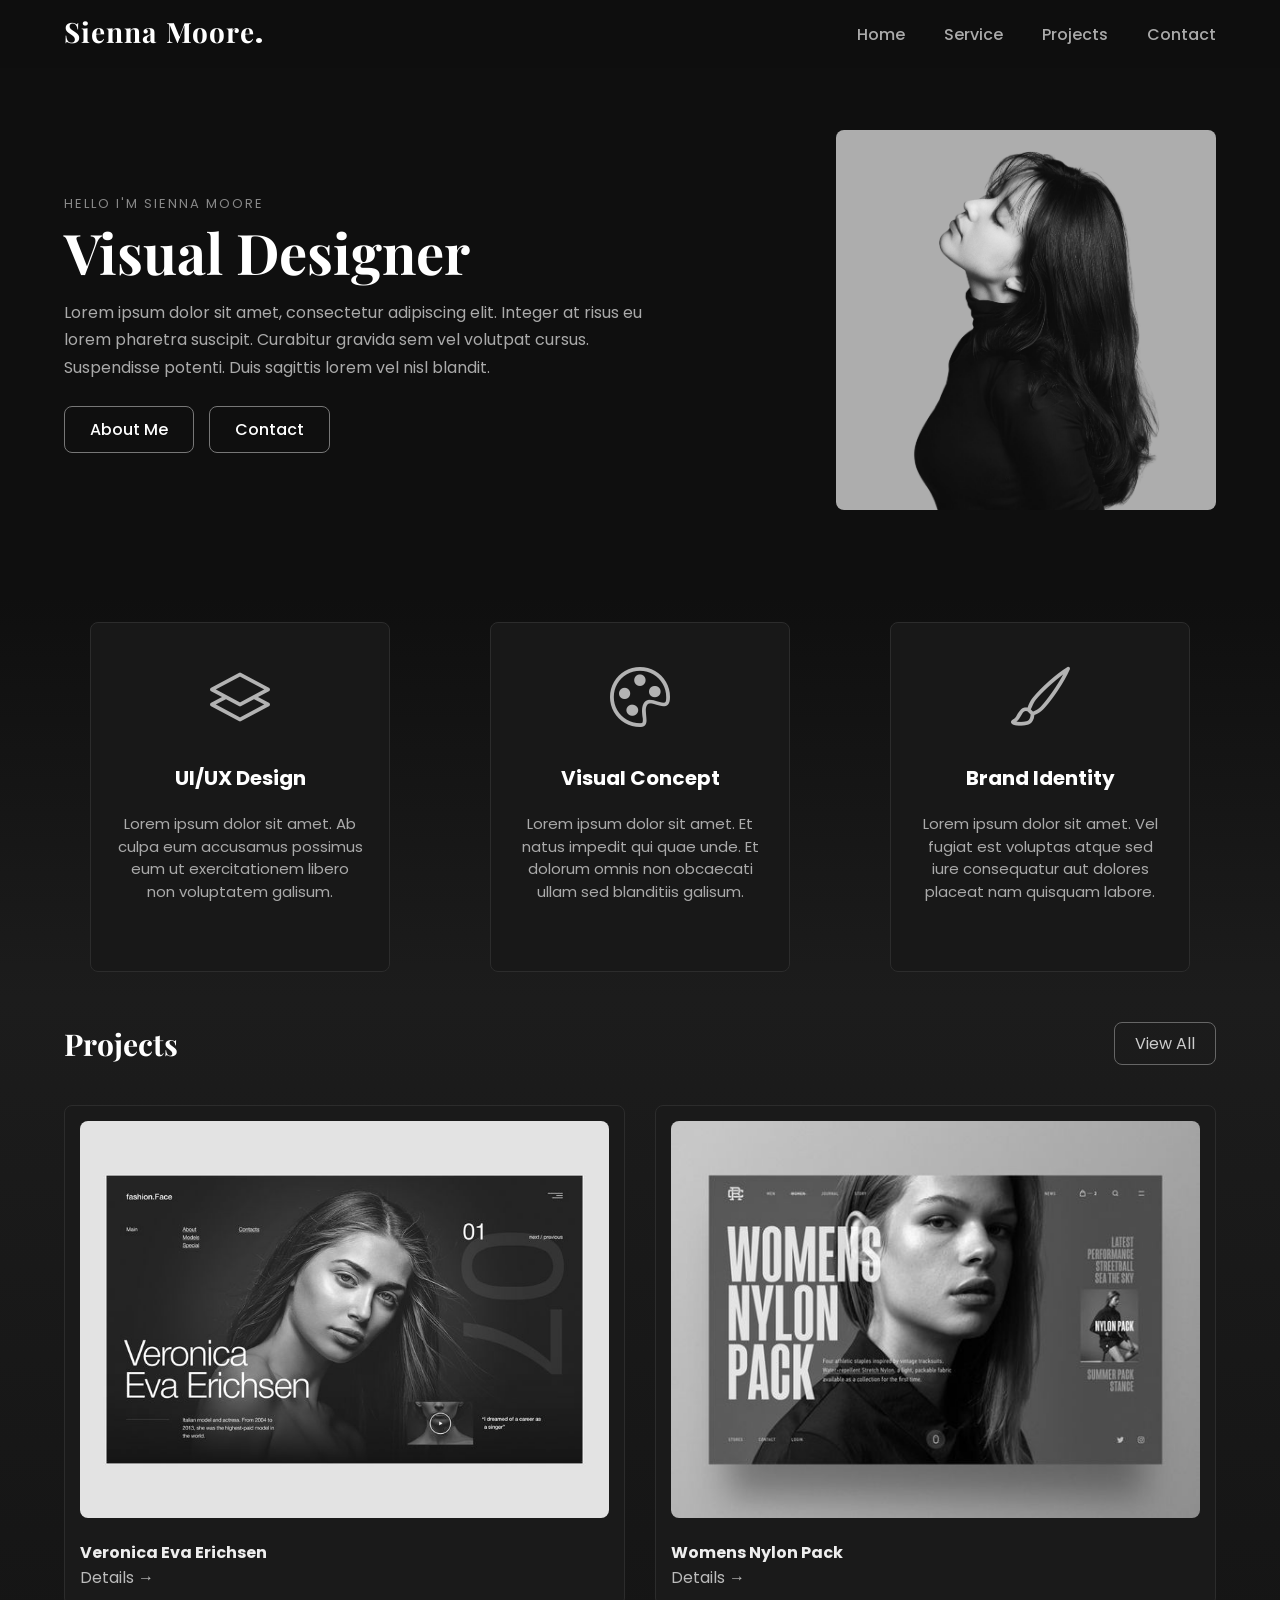
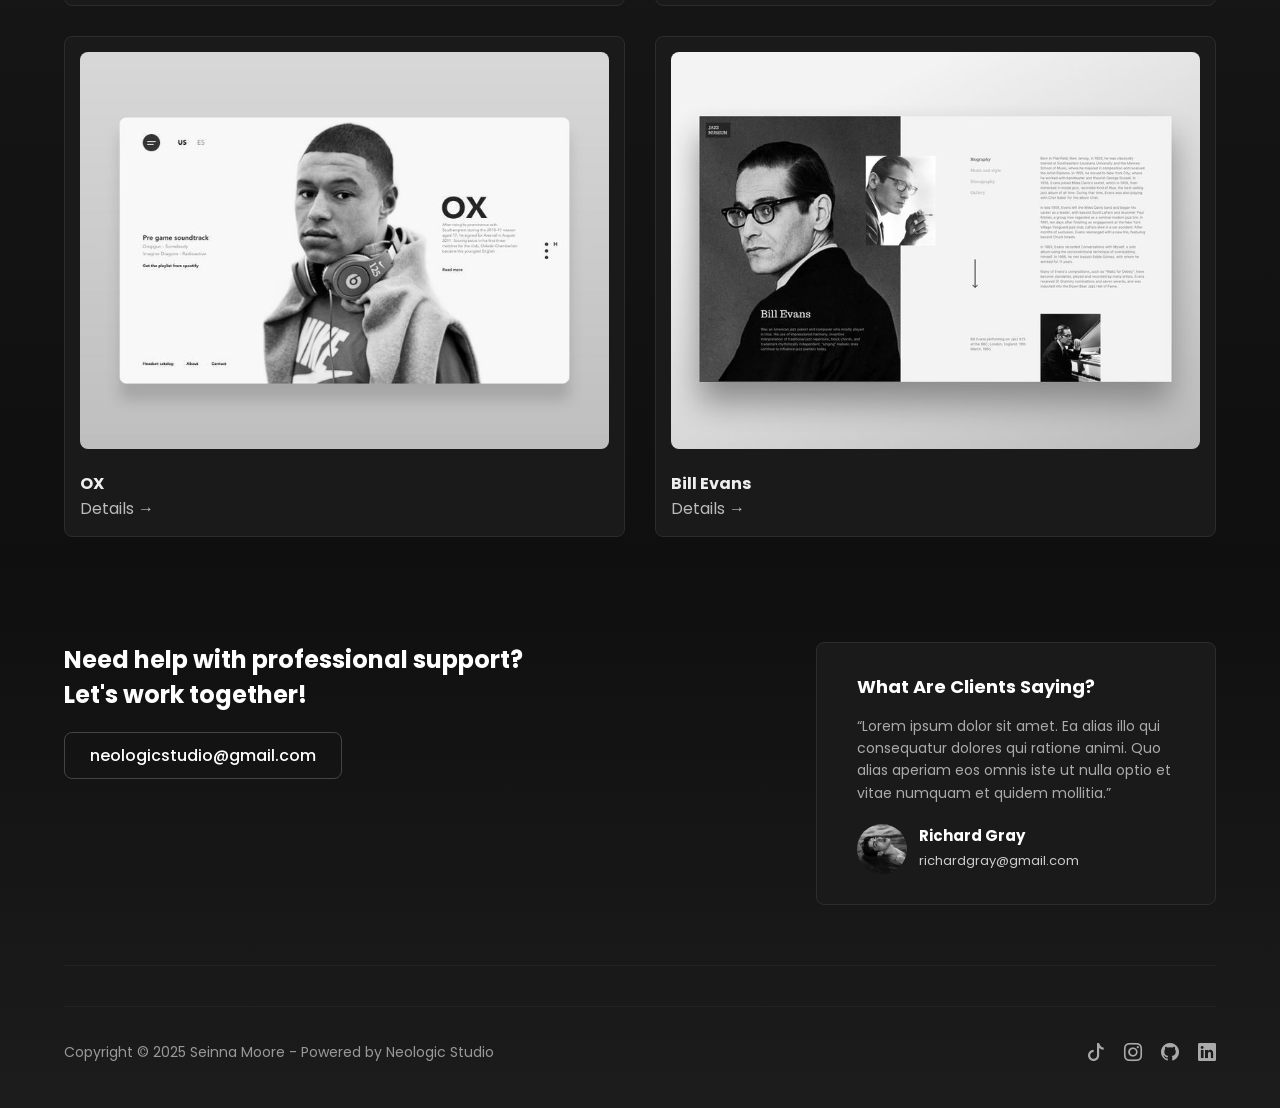
<file: index.html>
<!DOCTYPE html>
<html lang="id">
<head>
  <meta charset="UTF-8">
  <meta name="viewport" content="width=device-width, initial-scale=1.0">
  <title>Portofolio Sienna</title>
  <link rel="stylesheet" href="style.css">
  <link href="https://fonts.googleapis.com/css2?family=Inter:wght@400;500;600&family=Playfair+Display:wght@600;700&family=Poppins:wght@400;600&display=swap" rel="stylesheet">
  <link rel="stylesheet" href="https://cdn.jsdelivr.net/npm/bootstrap-icons@1.11.3/font/bootstrap-icons.min.css">
</head>
<body>

  <div class="splash-screen">
    <div class="loading-text">Loading...</div>
</div>

<header class="header">
    <div class="logo">Sienna Moore<span>.</span></div>
    <div id="menu-toggle" class="menu-icon">
        &#9776; </div>
    <nav class="navbar" id="navbar">
        <div id="close-menu" class="close-icon">&times;</div> <a href="#home">Home</a>
        <a href="#service">Service</a>
        <a href="#projects">Projects</a>
        <a href="#contact">Contact</a>
    </nav>
</header>

  <section class="hero" id="home">
    <div class="text">
      <p class="small">HELLO I'M SIENNA MOORE</p>
      <h1>Visual Designer</h1>
      <p class="desc">
        Lorem ipsum dolor sit amet, consectetur adipiscing elit. Integer at risus eu lorem pharetra suscipit.
        Curabitur gravida sem vel volutpat cursus. Suspendisse potenti. Duis sagittis lorem vel nisl blandit.
      </p>
      <div class="hero-buttons">
        <a href="#about" class="btn">About Me</a>
        <a href="#contact" class="btn">Contact</a>
      </div>
    </div>
    <div class="image">
      <img src="assets/profile.png" alt="Profile">
    </div>
  </section>

  <section class="services" id="service">
    <div class="card">
      <i class="bi bi-layers"></i>
      <h3>UI/UX Design</h3>
      <p>Lorem ipsum dolor sit amet. Ab culpa eum accusamus possimus eum ut exercitationem libero non voluptatem galisum.</p>
    </div>
    <div class="card">
      <i class="bi bi-palette"></i>
      <h3>Visual Concept</h3>
      <p>Lorem ipsum dolor sit amet. Et natus impedit qui quae unde. Et dolorum omnis non obcaecati ullam sed blanditiis galisum.</p>
    </div>
    <div class="card">
      <i class="bi bi-brush"></i>
      <h3>Brand Identity</h3>
      <p>Lorem ipsum dolor sit amet. Vel fugiat est voluptas atque sed iure consequatur aut dolores placeat nam quisquam labore.</p>
    </div>
  </section>

  <section class="projects" id="projects">
    <div class="title">
      <h2>Projects</h2>
      <a href="#" class="btn">View All</a>
    </div>
    <div class="grid">
      <div class="project">
        <img src="assets/emxp1.jpg" alt="">
        <h4>Veronica Eva Erichsen</h4>
        <a href="detail1.html">Details →</a>
      </div>
      <div class="project">
        <img src="assets/exmp2.jpg" alt="">
        <h4>Womens Nylon Pack</h4>
        <a href="#">Details →</a>
      </div>
      <div class="project">
        <img src="assets/exmp3.jpg" alt="">
        <h4>OX</h4>
        <a href="#">Details →</a>
      </div>
      <div class="project">
        <img src="assets/exmp4.jpg" alt="">
        <h4>Bill Evans</h4>
        <a href="#">Details →</a>
      </div>
    </div>
  </section>

  <footer class="footer" id="contact">
    <div class="footer-top">
      <div class="footer-contact">
        <h3>Need help with professional support?<br>Let's work together!</h3>
        <a href="mailto:neologicstudio@gmail.com" class="footer-mail">neologicstudio@gmail.com</a>
      </div>
      <div class="footer-testimonial">
        <h4>What Are Clients Saying?</h4>
        <p>“Lorem ipsum dolor sit amet. Ea alias illo qui consequatur dolores qui ratione animi. Quo alias aperiam eos omnis iste ut nulla optio et vitae numquam et quidem mollitia.”</p>
        <div class="client">
          <img src="assets/cs.jpg" alt="client">
          <div class="customer">
            <h5>Richard Gray</h5>
            <p><a href="mailto:richardgray@gmail.com">richardgray@gmail.com</a></p>
          </div>
        </div>
      </div>
    </div>
    <div class="footer-bottom">
      <div class="footer-info">
        <p>Copyright © 2025 Seinna Moore - Powered by Neologic Studio</p>
      </div>
      <div class="footer-social">
        <a href="#"><i class="bi bi-tiktok"></i></a>
        <a href="#"><i class="bi bi-instagram"></i></a>
        <a href="#"><i class="bi bi-github"></i></a>
        <a href="#"><i class="bi bi-linkedin"></i></a>
      </div>
    </div>
  </footer>

  <script>
    document.addEventListener('DOMContentLoaded', function() {
        // Ambil elemen-elemen DOM yang diperlukan
        const splashScreen = document.querySelector('.splash-screen');
        const menuToggle = document.getElementById('menu-toggle');
        const closeMenu = document.getElementById('close-menu');
        const navbar = document.getElementById('navbar');
        const header = document.querySelector('.header');

        // ====================================
        // 1. Kontrol Splash Screen 🎬
        // ====================================
        setTimeout(() => {
            splashScreen.classList.add('hidden');
            setTimeout(() => {
                splashScreen.style.display = 'none';
            }, 800); 
        }, 1500); 

        // ====================================
        // 2. Kontrol Header Scroll 🔽
        // ====================================
        window.addEventListener('scroll', () => {
            header.classList.toggle('scrolled', window.scrollY > 50);
        });

        // ====================================
        // 3. Kontrol Navbar Mobile (Toggle) 🍔
        // ====================================
        function toggleMenu() {
            navbar.classList.toggle('active');
            document.body.classList.toggle('menu-open', navbar.classList.contains('active'));
        }

        // Buka Menu
        if (menuToggle) {
            menuToggle.addEventListener('click', toggleMenu);
        }

        if (closeMenu) {
            closeMenu.addEventListener('click', toggleMenu);
        }

        document.querySelectorAll('#navbar a').forEach(link => {
            link.addEventListener('click', function(e) {
                e.preventDefault(); 
                
                const target = document.querySelector(link.getAttribute('href'));
                
                if (target) {
                    target.scrollIntoView({ behavior: 'smooth', block: 'start' });
                }

                if (window.innerWidth <= 768 && navbar.classList.contains('active')) {
                    setTimeout(toggleMenu, 100); 
                }
            });
        });

        const observer = new IntersectionObserver(entries => {
            entries.forEach(entry => {
                if (entry.isIntersecting) {
                    entry.target.classList.add('visible');
                    observer.unobserve(entry.target); 
                }
            });
        }, { threshold: 0.1 }); 

        document.querySelectorAll('section, .footer-top').forEach(el => observer.observe(el));
    });
</script>
</body>
</html>
</file>
<file: style.css>
/* RESET & BASE STYLE */
* {
  margin: 0;
  padding: 0;
  box-sizing: border-box;
  font-family: 'Poppins', sans-serif;
}

body {
  background: #0f0f0f;
  color: #fff;
}

/* HEADER & NAVBAR */
.header.scrolled {
  padding: 13px 5%;        
  background: #0f0f0f;        
  box-shadow: 0 2px 10px rgba(0,0,0,0.3); 
}

.splash-screen {
    position: fixed;
    top: 0;
    left: 0;
    width: 100%;
    height: 100%;
    background: #0f0f0f;
    display: flex;
    justify-content: center;
    align-items: center;
    z-index: 9999; 
    opacity: 1;
    transition: opacity 0.8s ease, visibility 0.8s ease;
}

.splash-screen.hidden {
    opacity: 0;
    visibility: hidden;
}

.loading-text {
    font-size: 20px;
    color: #fff;
    animation: pulse 1.5s infinite alternate;
}

@keyframes pulse {
    from { opacity: 0.6; }
    to { opacity: 1; }
}

.header {
    position: fixed;
    top: 0;
    left: 0;
    width: 100%;
    background: rgba(15, 15, 15, 0.95); 
    backdrop-filter: blur(5px); 
    display: flex;
    justify-content: space-between;
    align-items: center;
    padding: 13px 5%;
    transition: all 0.4s ease; 
    z-index: 1000;
}

.menu-open .menu-icon {
  display: none;
}

.logo {
    font-size: 28px; 
    font-weight: 700;
    letter-spacing: 1px;
    font-family: 'Playfair Display', serif;
    color: #fff;
    transition: all 0.4s ease;
}

.logo span {
    color: #fff;
    transition: all 0.4s ease;
}

.navbar a {
    margin-left: 35px;
    color: #aaa;
    text-decoration: none;
    font-size: 16px;
    font-weight: 500;
    transition: color 0.4s ease; 
}

.navbar a:hover {
    color: #00bcd4; 
}

.menu-icon, .close-icon {
    font-size: 30px;
    color: #fff;
    cursor: pointer;
    display: none; 
    z-index: 1001; 
    transition: color 0.3s ease;
}

.menu-icon:hover {
    color: #fff;
}


@media (max-width: 768px) {
    .menu-icon {
        display: block;
    }

    .navbar {
        position: fixed;
        top: 0;
        right: -100%; 
        width: 70%; 
        height: 100vh; 
        background: #1a1a1a;
        display: flex;
        flex-direction: column;
        align-items: flex-start;
        padding: 30px;
        box-shadow: -5px 0 15px rgba(0,0,0,0.5);
        transition: right 0.5s cubic-bezier(0.68, -0.55, 0.265, 1.55); /* Efek elastis modern */
    }

    .navbar.active {
        right: 0; 
    }

    .close-icon {
        display: block;
        position: absolute;
        top: 15px;
        right: 20px;
        color: #fff;
    }

    .navbar a {
        margin: 15px 0;
        padding: 10px 0;
        display: block;
        width: 100%;
        color: #fff;
        font-size: 18px;
        text-align: left;
        border-bottom: 1px solid rgba(255, 255, 255, 0.1);
    }
}



/* HERO SECTION */
.hero {
  display: flex;
  align-items: center;
  justify-content: space-between;
  padding: 130px 5% 80px;
  gap: 60px;
}

.hero .text {
  max-width: 600px;
}

.hero .small {
  color: #888;
  letter-spacing: 2px;
  font-size: 13px;
}

.hero h1 {
  font-size: 56px;
  font-weight: 700;
  margin-bottom: 10px;
  font-family: 'Playfair Display', serif;
}

.hero .desc {
  color: #aaa;
  line-height: 1.7;
  margin-bottom: 25px;
}

.hero-buttons {
  display: flex;
  gap: 15px;
  margin-top: 20px;
}

.hero-buttons .btn {
  color: #fff;
  border: 1px solid #777;
  padding: 10px 25px;
  border-radius: 8px;
  text-decoration: none;
  font-weight: 500;
  transition: 0.3s;
}

.hero-buttons .btn:hover {
  background: #fff;
  color: #000;
}

.hero .image img {
  width: 380px;
  aspect-ratio: 1 / 1;
  border-radius: 8px;
  object-fit: cover;
  filter: grayscale(100%);
}

/* SERVICES */
.services {
  display: flex;
  justify-content: center;
  flex-wrap: wrap;
  gap: 100px;
  padding: 25px 5%;
  background: linear-gradient(180deg, #0f0f0f, #1c1c1c);
}

.services .card {
  background: #181818;
  width: 300px;
  height: 350px;
  padding: 30px 10px;
  border-radius: 8px;
  text-align: center;
  border: 1px solid #2c2c2c;
  transition: all 0.35s ease;
}

.services .card:hover {
  transform: translateY(-8px);
  box-shadow: 0 10px 20px rgba(255,255,255,0.05);
  border-color: #8c8c8c;
}

.services .card i {
  font-size: 60px;
  color: #b3b3b3;
}

.services .card h3 {
  color: #fff;
  font-size: 20px;
  margin-top: 20px;
  margin-bottom: 5px;
}

.services .card p {
  color: #aaa;
  font-size: 15px;
  line-height: 1.5;
  margin: 20px 0 0px;
  padding: 0 15px;
}

/* STATS */
.stats {
  display: grid;
  grid-template-columns: 1fr 2fr;
  align-items: center;
  gap: 40px;
  padding: 100px 5%;
  background: #1c1c1c;
}

.stats .years {
  text-align: center;
  background: #181818;
  border-radius: 8px;
  padding: 90px 20px;
  color: #fff;
  border: 1px solid #2c2c2c;
  transition: all 0.35s ease;
}

.stats .years:hover {
  transform: translateY(-8px);
  box-shadow: 0 10px 20px rgba(255,255,255,0.05);
  border-color: #8c8c8c;
}

.stats .years h2 {
  font-size: 100px;
  margin-top: -30px;
  margin-bottom: 10px;
  line-height: 1;
  font-family: 'Playfair Display', serif;
}

.stats .years p {
  font-size: 16px;
  color: #ccc;
}

.stats .details {
  display: grid;
  grid-template-columns: repeat(2, 1fr);
  gap: 20px;
}

.stats .details div {
  background: #181818;
  border-radius: 8px;
  padding: 30px;
  text-align: center;
  border: 1px solid #2c2c2c;
  transition: all 0.35s ease;
}

.stats .details div:hover {
  transform: translateY(-8px);
  box-shadow: 0 10px 20px rgba(255,255,255,0.05);
  border-color: #8c8c8c;
}

.stats .details h3 {
  font-size: 32px;
  color: #ccc;
}

.stats .details p {
  color: #ccc;
  font-size: 14px;
  margin-top: 5px;
}

/* PROJECTS */
.projects {
  padding: 25px 5%;
  background: linear-gradient(180deg, #1c1c1c, #0f0f0f);
}

.projects .title {
  display: flex;
  justify-content: space-between;
  align-items: center;
  margin-bottom: 40px;
}

.projects .title h2 {
  font-size: 30px;
  font-family: 'Playfair Display', serif;
  color: #fff;
}

.projects .btn {
  border: 1px solid #666;
  padding: 8px 20px;
  border-radius: 8px;
  color: #ccc;
  text-decoration: none;
  transition: 0.3s;
}

.projects .btn:hover {
  background: #fff;
  color: #000;
}

.projects .grid {
  display: grid;
  grid-template-columns: repeat(2, 1fr);
  gap: 30px;
}

.project {
  background: #1a1a1a;
  padding: 15px;
  border-radius: 8px;
  border: 1px solid #2c2c2c;
  transition: all 0.35s ease;
}

.project img {
  width: 100%;
  border-radius: 8px;
  filter: grayscale(100%);
}

.project:hover {
  transform: translateY(-8px);
  box-shadow: 0 10px 20px rgba(255,255,255,0.05);
  border-color: #8c8c8c;
}

.project h4 {
  margin-top: 15px;
  color: #eee;
}

.project a {
  color: #bbb;
  text-decoration: none;
}

.project a:hover {
  color: #fff;
}

/* CONTACT */
.contact {
  text-align: center;
  padding: 80px 8%;
  margin: 80px 8%;
  border-radius: 8px;
  border: 1px solid #222;
}

.contact h2 {
  color: #fff;
}

.contact p {
  color: #aaa;
  margin: 15px 0 25px;
}

.contact .btn {
  border: 1px solid #777;
  padding: 10px 25px;
  border-radius: 8px;
  color: #ccc;
  text-decoration: none;
  transition: 0.3s;
}

.contact .btn:hover {
  background: #fff;
  color: #000;
}

/* FOOTER */
.footer {
  background: linear-gradient(180deg, #0f0f0f, #1c1c1c);
  color: #ccc;
  padding: 80px 5% 40px;
}

.footer-top {
  display: flex;
  justify-content: space-between;
  align-items: start;
  flex-wrap: wrap;
  gap: 60px;
  padding-bottom: 60px;
  border-bottom: 1px solid #222;
}

.footer-contact h3 {
  font-size: 24px;
  color: #fff;
  margin-bottom: 20px;
}

.footer-mail {
  display: inline-block;
  color: #fff;
  font-weight: 500;
  text-decoration: none;
  border: 1px solid #444;
  padding: 10px 25px;
  border-radius: 8px;
  transition: 0.3s;
}

.footer-mail:hover {
  background: #fff;
  color: #000;
}

.footer-testimonial {
  background: #1a1a1a;
  border-radius: 8px;
  padding: 30px 40px;
  max-width: 400px;
  border: 1px solid #2c2c2c;
  transition: all 0.35s ease;
}

.footer-testimonial:hover {
  transform: translateY(-8px);
  box-shadow: 0 10px 20px rgba(255,255,255,0.05);
  border-color: #8c8c8c;
}

.footer-testimonial h4 {
  color: #fff;
  font-size: 18px;
  margin-bottom: 15px;
}

.footer-testimonial p {
  font-size: 14px;
  color: #aaa;
  line-height: 1.6;
}

.footer-testimonial .client {
  display: flex;
  align-items: center;
  gap: 12px;
  margin-top: 20px;
}

.footer-testimonial .client img {
  width: 50px;
  height: 50px;
  border-radius: 50%;
  object-fit: cover;
}

.footer-testimonial .client h5 {
  color: #fff;
  margin-bottom: 4px;
  font-size: 15px;
}

.customer p {
  color: #aaa;           
  font-size: 13px;
  margin: 2px 0;
}

.customer a {
  color: #ccc;
  text-decoration: none;
  transition: 0.3s;
}

.customer a:hover {
  color: #fff;
}

.footer-bottom {
  margin-top: 40px;
  display: flex;
  justify-content: space-between;
  align-items: center;
  flex-wrap: wrap;
  border-top: 1px solid #222;
  padding-top: 30px;
}

.footer-info p {
  font-size: 14px;
  color: #999;
  margin: 5px 0;
}

.footer-social a {
  color: #aaa;
  font-size: 18px;
  margin-left: 15px;
  transition: 0.3s;
}

.footer-social a:hover {
  color: #fff;
}

/* Tablet */
@media (max-width: 991px) {
  .hero {
    flex-direction: column;
    text-align: center;
    gap: 40px;
  }

  .hero .image img {
    width: 280px;
  }

  .navbar a {
    margin-left: 20px;
    font-size: 14px;
  }

  .stats {
    grid-template-columns: 1fr;
    gap: 30px;
  }

  .stats .details {
    grid-template-columns: repeat(2, 1fr);
  }

  .projects .grid {
    grid-template-columns: 1fr;
  }

  .footer-top {
    flex-direction: column;
    text-align: center;
  }

  .footer-testimonial {
    margin: 0 auto;
  }

  .footer-bottom {
    flex-direction: column;
    text-align: center;
    gap: 15px;
  }
}

/* Mobile */
@media (max-width: 600px) {
  .header {
    padding: 12px 4%;
  }

  .logo {
    font-size: 20px;
  }

  .navbar {
    display: flex;
  }

  .hero {
    padding: 110px 6% 60px;
  }

  .hero h1 {
    font-size: 36px;
  }

  .hero .desc {
    font-size: 14px;
  }

  .hero-buttons {
    flex-direction: column;
    gap: 10px;
  }

  .services {
    gap: 40px;
    padding: 60px 5%;
  }

  .services .card {
    width: 100%;
    height: auto;
    padding: 25px 15px;
  }

  .stats {
    padding: 60px 6%;
  }

  .stats .years {
    padding: 60px 20px;
  }

  .stats .years h2 {
    font-size: 70px;
  }

  .stats .details {
    grid-template-columns: 1fr;
  }

  .projects {
    padding: 60px 6%;
  }

  .projects .title {
    flex-direction: column;
    align-items: flex-start;
    gap: 10px;
  }

  .footer {
    padding: 60px 6% 30px;
  }

  .footer-contact h3 {
    font-size: 18px;
  }

  .footer-mail {
    padding: 8px 18px;
    font-size: 14px;
  }

  .footer-testimonial {
    padding: 20px;
  }

  .footer-testimonial p {
    font-size: 13px;
  }

  .footer-info p {
    font-size: 12px;
  }

  .footer-social a {
    font-size: 16px;
    margin: 0 8px;
  }
}

html {
  scroll-behavior: smooth;
}

section {
  transition: opacity .8s ease, transform .8s ease;
  opacity: 0;
  transform: translateY(30px);
}

section.visible {
  opacity: 1;
  transform: translateY(0);
}

/* HERO RESPONSIVE */
@media (max-width: 991px) {
  .hero {
    flex-direction: column;
    text-align: center;
    padding: 120px 6% 60px;
    gap: 30px;
  }
  .hero .image img {
    width: 260px;
    margin-bottom: 10px;
  }
  .hero h1 {
    font-size: 38px;
  }
  .hero .desc {
    font-size: 15px;
  }
}

/* SERVICE RESPONSIVE */
@media (max-width: 991px) {
  .services {
    gap: 40px;
    padding: 60px 6%;
  }
  .services .card {
    width: 100%;
    height: auto;
    padding: 25px 15px;
  }
  .services .card i {
    font-size: 45px;
  }
  .services .card h3 {
    font-size: 18px;
  }
}

/* PROJECTS RESPONSIVE */
@media (max-width: 768px) {
  .projects .grid {
    grid-template-columns: 1fr;
  }
  .projects .title {
    flex-direction: column;
    align-items: flex-start;
    gap: 10px;
  }
}

@media (max-width: 768px) {
  .footer-top {
    flex-direction: column;
    gap: 30px;
    text-align: center;
  }
  .footer-testimonial {
    margin: 0 auto;
  }
  .footer-bottom {
    flex-direction: column;
    text-align: center;
    gap: 15px;
  }
}
</file>
